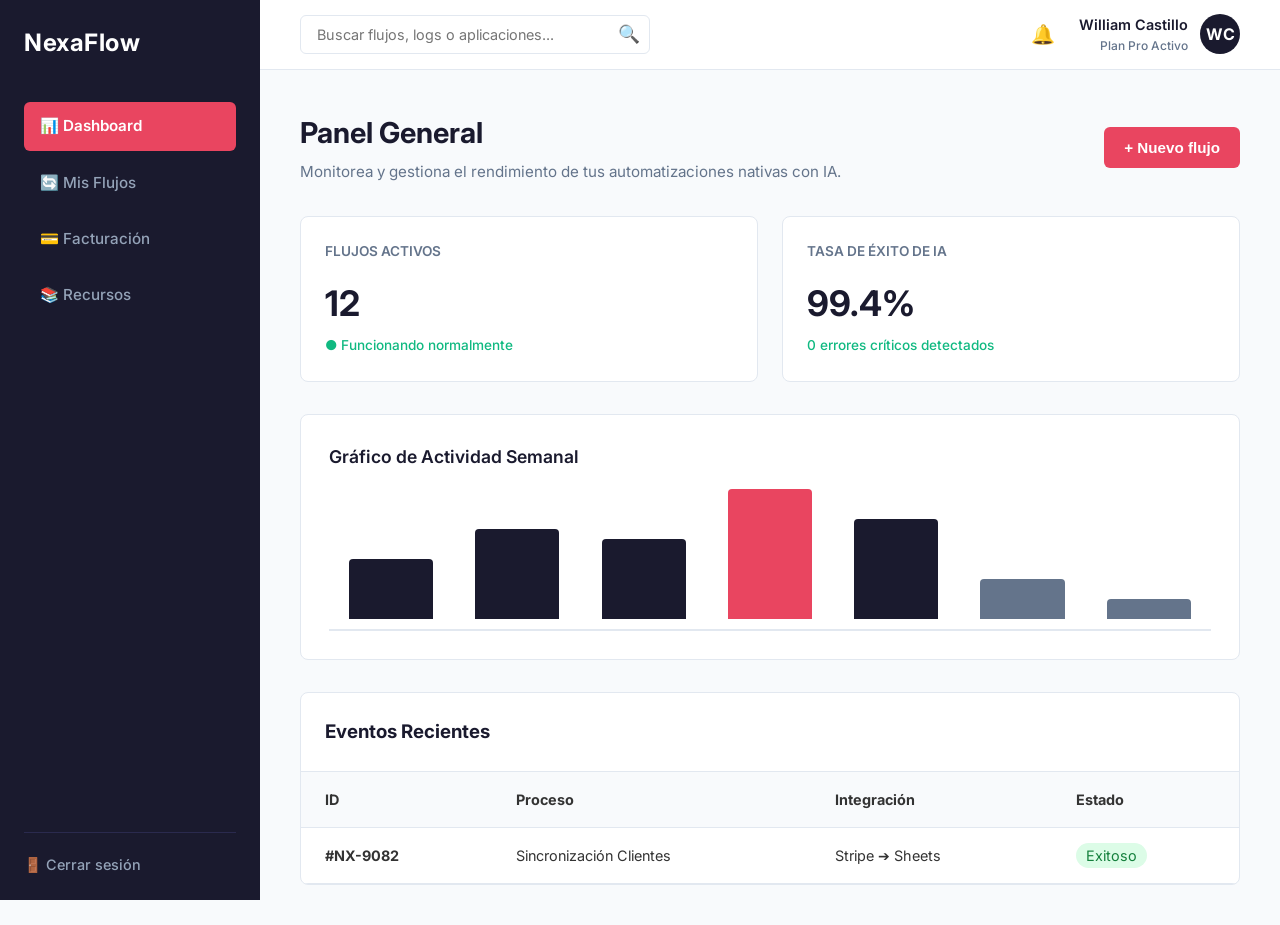
<file: dashboard.html>
<!DOCTYPE html>
<html lang="es">
<head>
    <meta charset="UTF-8">
    <meta name="viewport" content="width=device-width, initial-scale=1.0">
    <title>NexaFlow - Panel de Control</title>
    <link rel="stylesheet" href="css/style.css">
</head>
<body style="margin: 0; padding: 0; background-color: #F8FAFC; font-family: 'Inter', sans-serif; display: flex; min-height: 100vh;">

    <aside style="width: 260px; background-color: #1A1A2E; color: #FFFFFF; display: flex; flex-direction: column; position: fixed; top: 0; bottom: 0; left: 0; padding: 24px; box-sizing: border-box; z-index: 100;">
        <div style="font-size: 1.5rem; font-weight: 700; color: #FFFFFF; margin-bottom: 40px; letter-spacing: 0.5px;">NexaFlow</div>
        <nav style="display: flex; flex-direction: column; gap: 8px; flex: 1;">
            <a href="#" style="color: #FFFFFF; background-color: #E94560; padding: 12px 16px; border-radius: 6px; text-decoration: none; font-weight: 600; font-size: 0.95rem; display: block;">📊 Dashboard</a>
            <a href="producto.html" style="color: #94A3B8; padding: 12px 16px; border-radius: 6px; text-decoration: none; font-weight: 500; font-size: 0.95rem; display: block;">🔄 Mis Flujos</a>
            <a href="precios.html" style="color: #94A3B8; padding: 12px 16px; border-radius: 6px; text-decoration: none; font-weight: 500; font-size: 0.95rem; display: block;">💳 Facturación</a>
            <a href="blog.html" style="color: #94A3B8; padding: 12px 16px; border-radius: 6px; text-decoration: none; font-weight: 500; font-size: 0.95rem; display: block;">📚 Recursos</a>
        </nav>
        <div style="border-top: 1px solid #2A2A4E; padding-top: 20px;">
            <a href="index.html" style="color: #94A3B8; text-decoration: none; font-size: 0.9rem; font-weight: 500; display: block;">🚪 Cerrar sesión</a>
        </div>
    </aside>

    <div style="margin-left: 260px; flex: 1; display: flex; flex-direction: column; min-width: 0;">
        
        <header style="background-color: #FFFFFF; height: 70px; border-bottom: 1px solid #E2E8F0; display: flex; align-items: center; justify-content: space-between; padding: 0 40px; position: sticky; top: 0; z-index: 90;">
            <!-- MEJORA: Buscador con botón explícito de lupa -->
            <div style="position: relative; display: flex; align-items: center; width: 350px;">
                <input type="text" placeholder="Buscar flujos, logs o aplicaciones..." style="width: 100%; padding: 10px 40px 10px 16px; border: 1px solid #E2E8F0; border-radius: 6px; font-size: 0.9rem; font-family: inherit; box-sizing: border-box;">
                <button style="position: absolute; right: 10px; background: none; border: none; cursor: pointer; font-size: 1.1rem; color: #64748B;">🔍</button>
            </div>
            <div style="display: flex; align-items: center; gap: 24px;">
                <span style="font-size: 1.2rem; cursor: pointer; color: #64748B;">🔔</span>
                <div style="display: flex; align-items: center; gap: 12px;">
                    <div style="text-align: right;">
                        <div style="font-size: 0.9rem; font-weight: 600; color: #1A1A2E;">William Castillo</div>
                        <div style="font-size: 0.75rem; color: #64748B; font-weight: 500;">Plan Pro Activo</div>
                    </div>
                    <div style="width: 40px; height: 40px; background-color: #1A1A2E; color: white; border-radius: 50%; display: flex; align-items: center; justify-content: center; font-weight: 700;">WC</div>
                </div>
            </div>
        </header>

        <main style="padding: 40px; max-width: 1300px; width: 100%; box-sizing: border-box; margin: 0 auto;">
            
            <div style="display: flex; justify-content: space-between; align-items: center; margin-bottom: 32px;">
                <div>
                    <h1 style="margin: 0; color: #1A1A2E; font-size: 1.8rem; font-weight: 700;">Panel General</h1>
                    <p style="margin: 4px 0 0 0; color: #64748B; font-size: 0.95rem;">Monitorea y gestiona el rendimiento de tus automatizaciones nativas con IA.</p>
                </div>
                <button style="background-color: #E94560; color: white; border: none; padding: 12px 20px; border-radius: 6px; font-weight: 600; font-size: 0.95rem; cursor: pointer;">+ Nuevo flujo</button>
            </div>

            <section style="display: grid; grid-template-columns: repeat(auto-fit, minmax(240px, 1fr)); gap: 24px; margin-bottom: 32px;">
                <div style="background: white; padding: 24px; border-radius: 8px; border: 1px solid #E2E8F0;">
                    <div style="color: #64748B; font-size: 0.85rem; font-weight: 600; text-transform: uppercase;">Flujos Activos</div>
                    <div style="font-size: 2.2rem; font-weight: 700; color: #1A1A2E; margin: 12px 0 4px 0;">12</div>
                    <div style="color: #10B981; font-size: 0.85rem; font-weight: 500;">● Funcionando normalmente</div>
                </div>
                <div style="background: white; padding: 24px; border-radius: 8px; border: 1px solid #E2E8F0;">
                    <div style="color: #64748B; font-size: 0.85rem; font-weight: 600; text-transform: uppercase;">Tasa de Éxito de IA</div>
                    <div style="font-size: 2.2rem; font-weight: 700; color: #1A1A2E; margin: 12px 0 4px 0;">99.4%</div>
                    <div style="color: #10B981; font-size: 0.85rem; font-weight: 500;">0 errores críticos detectados</div>
                </div>
            </section>

            <!-- CORRECCIÓN BUG #NX-BUG-001: Flex-shrink y Width 100% aplicados al contenedor -->
            <section style="background: white; padding: 28px; border-radius: 8px; border: 1px solid #E2E8F0; margin-bottom: 32px; width: 100%; overflow: hidden; box-sizing: border-box;">
                <h3 style="margin: 0 0 20px 0; color: #1A1A2E; font-size: 1.1rem; font-weight: 600;">Gráfico de Actividad Semanal</h3>
                <div style="display: flex; justify-content: space-between; align-items: flex-end; height: 140px; padding: 10px 20px; border-bottom: 2px solid #E2E8F0; width: 100%; box-sizing: border-box;">
                    <div style="background-color: #1A1A2E; width: 10%; height: 60px; border-radius: 4px 4px 0 0;"></div>
                    <div style="background-color: #1A1A2E; width: 10%; height: 90px; border-radius: 4px 4px 0 0;"></div>
                    <div style="background-color: #1A1A2E; width: 10%; height: 80px; border-radius: 4px 4px 0 0;"></div>
                    <div style="background-color: #E94560; width: 10%; height: 130px; border-radius: 4px 4px 0 0;"></div>
                    <div style="background-color: #1A1A2E; width: 10%; height: 100px; border-radius: 4px 4px 0 0;"></div>
                    <div style="background-color: #64748B; width: 10%; height: 40px; border-radius: 4px 4px 0 0;"></div>
                    <div style="background-color: #64748B; width: 10%; height: 20px; border-radius: 4px 4px 0 0;"></div>
                </div>
            </section>

            <section style="background: white; border-radius: 8px; border: 1px solid #E2E8F0; overflow: hidden; width: 100%; overflow-x: auto;">
                <div style="padding: 24px; border-bottom: 1px solid #E2E8F0;"><h3 style="margin: 0; color: #1A1A2E;">Eventos Recientes</h3></div>
                <table style="width: 100%; border-collapse: collapse; text-align: left; font-size: 0.9rem;">
                    <thead>
                        <tr style="background-color: #F8FAFC; border-bottom: 1px solid #E2E8F0;">
                            <th style="padding: 16px 24px;">ID</th>
                            <th style="padding: 16px 24px;">Proceso</th>
                            <th style="padding: 16px 24px;">Integración</th>
                            <th style="padding: 16px 24px;">Estado</th>
                        </tr>
                    </thead>
                    <tbody>
                        <tr style="border-bottom: 1px solid #E2E8F0;">
                            <td style="padding: 16px 24px; font-weight: bold;">#NX-9082</td>
                            <td style="padding: 16px 24px;">Sincronización Clientes</td>
                            <td style="padding: 16px 24px;">Stripe ➔ Sheets</td>
                            <td style="padding: 16px 24px;"><span style="background: #DCFCE7; color: #15803D; padding: 4px 10px; border-radius: 20px;">Exitoso</span></td>
                        </tr>
                    </tbody>
                </table>
            </section>
        </main>
    </div>
</body>
</html>
</file>
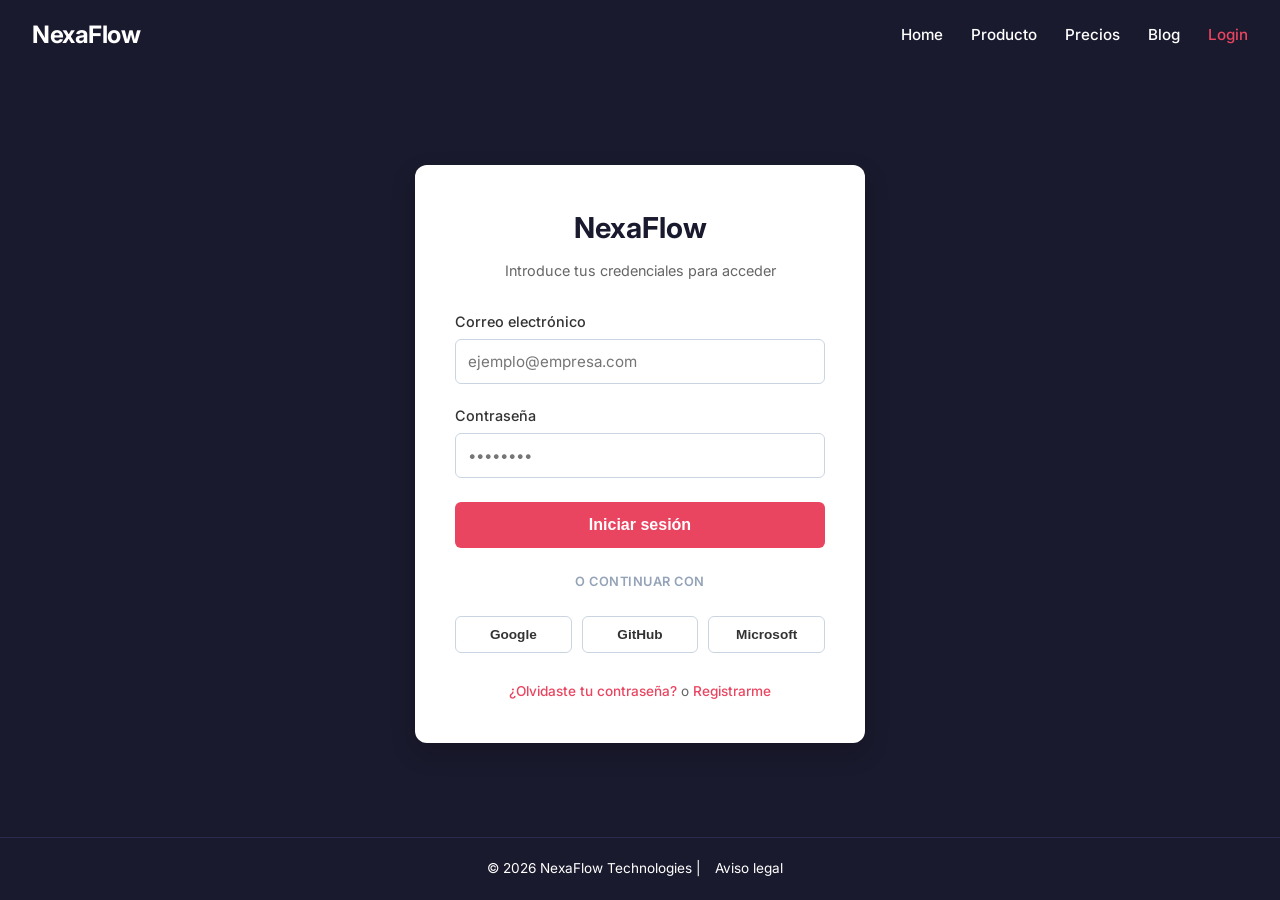
<file: login.html>
<!DOCTYPE html>
<html lang="es">
<head>
    <meta charset="UTF-8">
    <meta name="viewport" content="width=device-width, initial-scale=1.0">
    <title>NexaFlow - Iniciar Sesión</title>
    <link rel="stylesheet" href="css/style.css">
</head>
<body style="background-color: #1A1A2E; min-height: 100vh; display: flex; flex-direction: column; margin: 0; font-family: 'Inter', sans-serif;">

    <nav class="navbar" style="background-color: #1A1A2E;">
        <div class="logo"><a href="index.html" style="color: white; text-decoration: none; font-weight: 700;">NexaFlow</a></div>
        <div class="menu">
            <a href="index.html">Home</a>
            <a href="producto.html">Producto</a>
            <a href="precios.html">Precios</a>
            <a href="blog.html">Blog</a>
            <a href="login.html" class="active">Login</a>
        </div>
    </nav>
    
    <div class="login-page" style="flex: 1; display: flex; align-items: center; justify-content: center; padding: 20px;">
        <div class="login-card" style="background: #FFFFFF; padding: 40px; border-radius: 12px; width: 100%; max-width: 450px; box-shadow: 0 10px 25px rgba(0,0,0,0.2);">
            <h2 style="text-align: center; margin-bottom: 8px; color: #1A1A2E; font-size: 1.8rem; font-weight: 700;">NexaFlow</h2>
            <p style="text-align: center; color: #666666; font-size: 0.9rem; margin-bottom: 28px;">Introduce tus credenciales para acceder</p>
            
            <!-- CORRECCIÓN BUG #NX-BUG-002: Lógica delegada al form nativo -->
            <form action="dashboard.html" method="GET">
                <div class="form-group" style="margin-bottom: 20px;">
                    <label style="display: block; margin-bottom: 6px; font-weight: 500; color: #333333; font-size: 0.9rem;">Correo electrónico</label>
                    <input type="email" class="form-control" placeholder="ejemplo@empresa.com" required style="width: 100%; padding: 12px; border: 1px solid #CBD5E1; border-radius: 6px; font-family: inherit; font-size: 0.95rem; box-sizing: border-box;">
                </div>
                <div class="form-group" style="margin-bottom: 24px;">
                    <label style="display: block; margin-bottom: 6px; font-weight: 500; color: #333333; font-size: 0.9rem;">Contraseña</label>
                    <input type="password" class="form-control" placeholder="••••••••" required style="width: 100%; padding: 12px; border: 1px solid #CBD5E1; border-radius: 6px; font-family: inherit; font-size: 0.95rem; box-sizing: border-box;">
                </div>

                <!-- Botón cambiado a type="submit" para forzar validación -->
                <button type="submit" style="width: 100%; background-color: #E94560; color: #FFFFFF; padding: 14px; border: none; border-radius: 6px; font-weight: 600; font-size: 1rem; cursor: pointer; display: block; text-align: center; box-sizing: border-box; transition: background 0.2s;">
                    Iniciar sesión
                </button>
            </form>

            <div style="text-align: center; margin: 24px 0; color: #94A3B8; font-size: 0.8rem; font-weight: 600; letter-spacing: 0.5px;">O CONTINUAR CON</div>

            <!-- MEJORA: Añadido botón de Microsoft -->
            <div style="display: grid; grid-template-columns: repeat(3, 1fr); gap: 10px;">
                <button type="button" onclick="window.location.href='dashboard.html';" style="color: #333333; border: 1px solid #CBD5E1; text-align: center; font-size: 0.85rem; padding: 10px; border-radius: 6px; cursor: pointer; font-weight: 600; background: #FFFFFF;">Google</button>
                <button type="button" onclick="window.location.href='dashboard.html';" style="color: #333333; border: 1px solid #CBD5E1; text-align: center; font-size: 0.85rem; padding: 10px; border-radius: 6px; cursor: pointer; font-weight: 600; background: #FFFFFF;">GitHub</button>
                <button type="button" onclick="window.location.href='dashboard.html';" style="color: #333333; border: 1px solid #CBD5E1; text-align: center; font-size: 0.85rem; padding: 10px; border-radius: 6px; cursor: pointer; font-weight: 600; background: #FFFFFF;">Microsoft</button>
            </div>

            <p style="text-align: center; font-size: 0.85rem; margin-top: 28px; color: #666666;">
                <a href="#" style="color: #E94560; text-decoration: none; font-weight: 500;">¿Olvidaste tu contraseña?</a> o <a href="#" style="color: #E94560; text-decoration: none; font-weight: 500;">Registrarme</a>
            </p>
        </div>
    </div>

    <footer class="footer" style="margin-top: auto; background-color: #1A1A2E; padding: 20px; text-align: center; font-size: 0.85rem; border-top: 1px solid #2A2A4E;">
        <p style="color: white; margin: 0;">&copy; 2026 NexaFlow Technologies | <a href="#" style="color: white; text-decoration: none; margin: 0 10px;">Aviso legal</a></p>
    </footer>

</body>
</html>
</file>
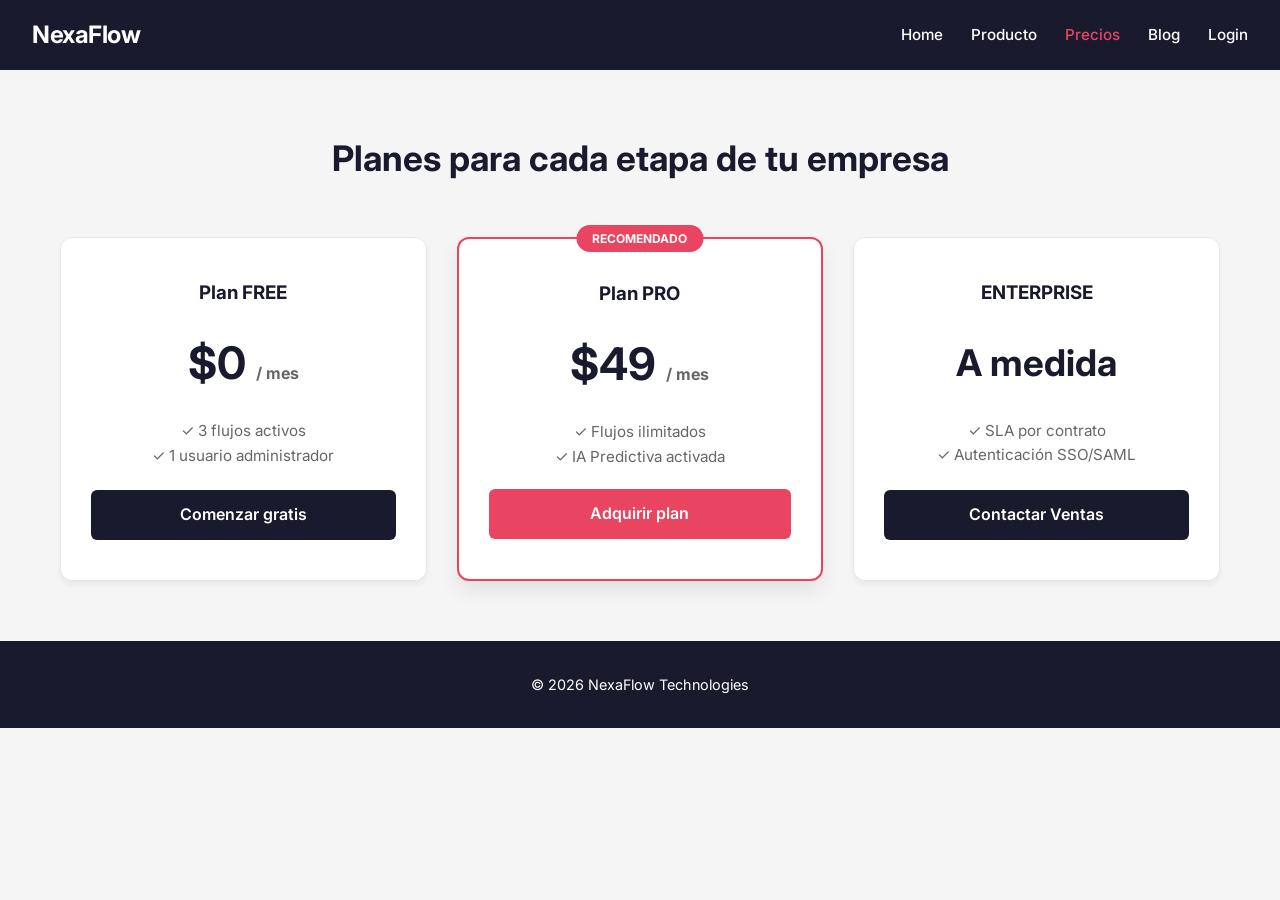
<file: precios.html>
<!DOCTYPE html>
<html lang="es">
<head>
    <meta charset="UTF-8">
    <meta name="viewport" content="width=device-width, initial-scale=1.0">
    <title>NexaFlow - Planes y Precios</title>
    <link rel="stylesheet" href="css/style.css">
</head>
<body>
    <nav class="navbar">
        <div class="logo">NexaFlow</div>
        <div class="menu">
            <a href="index.html">Home</a>
            <a href="producto.html">Producto</a>
            <a href="precios.html" class="active">Precios</a>
            <a href="blog.html">Blog</a>
            <a href="login.html">Login</a>
        </div>
    </nav>

    <main class="container" style="max-width: 1200px; margin: 0 auto; padding: 60px 20px;">
        <div style="text-align: center; margin-bottom: 50px;">
            <h2 style="color: #1A1A2E; font-size: 2.2rem; font-weight: 700;">Planes para cada etapa de tu empresa</h2>
        </div>

        <section style="display: grid; grid-template-columns: repeat(auto-fit, minmax(300px, 1fr)); gap: 30px;">
            
            <div style="background: white; padding: 40px 30px; border-radius: 12px; box-shadow: 0 4px 6px rgba(0,0,0,0.05); text-align: center; display: flex; flex-direction: column; justify-content: space-between; border: 1px solid #E2E8F0;">
                <div>
                    <h3 style="color: #1A1A2E; margin: 0;">Plan FREE</h3>
                    <h2 style="font-size: 2.8rem; margin: 20px 0; color: #1A1A2E;">$0 <span style="font-size:1rem; color:#666;">/ mes</span></h2>
                    <p style="color:#666; font-size:0.95rem;">✓ 3 flujos activos<br>✓ 1 usuario administrador</p>
                </div>
                <a href="login.html" style="background-color: #1A1A2E; color: white; padding: 12px; text-decoration: none; border-radius: 6px; font-weight: 600; display: block; margin-top: 20px;">Comenzar gratis</a>
            </div>

            <div style="background: white; padding: 40px 30px; border-radius: 12px; box-shadow: 0 10px 20px rgba(0,0,0,0.08); text-align: center; display: flex; flex-direction: column; justify-content: space-between; border: 2px solid #E94560; position: relative;">
                <div style="position: absolute; top: -14px; left: 50%; transform: translateX(-50%); background: #E94560; color: white; padding: 4px 16px; font-size: 0.75rem; border-radius: 20px; font-weight: 700;">RECOMENDADO</div>
                <div>
                    <h3 style="color: #1A1A2E; margin: 0;">Plan PRO</h3>
                    <h2 style="font-size: 2.8rem; margin: 20px 0; color: #1A1A2E;">$49 <span style="font-size:1rem; color:#666;">/ mes</span></h2>
                    <p style="color:#666; font-size:0.95rem;">✓ Flujos ilimitados<br>✓ IA Predictiva activada</p>
                </div>
                <a href="login.html" style="background-color: #E94560; color: white; padding: 12px; text-decoration: none; border-radius: 6px; font-weight: 600; display: block; margin-top: 20px;">Adquirir plan</a>
            </div>

            <div style="background: white; padding: 40px 30px; border-radius: 12px; box-shadow: 0 4px 6px rgba(0,0,0,0.05); text-align: center; display: flex; flex-direction: column; justify-content: space-between; border: 1px solid #E2E8F0;">
                <div>
                    <h3 style="color: #1A1A2E; margin: 0;">ENTERPRISE</h3>
                    <h2 style="font-size: 2.3rem; margin: 26px 0; color: #1A1A2E;">A medida</h2>
                    <p style="color:#666; font-size:0.95rem;">✓ SLA por contrato<br>✓ Autenticación SSO/SAML</p>
                </div>
                <a href="#" style="background-color: #1A1A2E; color: white; padding: 12px; text-decoration: none; border-radius: 6px; font-weight: 600; display: block; margin-top: 20px;">Contactar Ventas</a>
            </div>
        </section>
    </main>

    <footer class="footer"><p>&copy; 2026 NexaFlow Technologies</p></footer>
</body>
</html>
</file>
<file: css/style.css>
/* ==========================================================================
   CONFIGURACIÓN GENERAL & VARIABLES (Decisiones de Diseño de NexaFlow)
   ========================================================================== */
@import url('https://fonts.googleapis.com/css2?family=Inter:wght@300;400;500;600;700&display=swap');

:root {
    --primary-navy: #1A1A2E;
    --accent-pink: #E94560;
    --bg-light: #F5F5F5;
    --text-dark: #333333;
    --text-muted: #666666;
    --white: #FFFFFF;
    --grid-base: 8px;
}

* {
    box-sizing: border-box;
    margin: 0;
    padding: 0;
}

body {
    font-family: 'Inter', sans-serif; /* Tipografía oficial */
    background-color: var(--bg-light); /* Fondo oficial */
    color: var(--text-dark);
    line-height: 1.6;
}

/* ==========================================================================
   COMPONENTES REUTILIZABLES (Navbar, Footer, Botones)
   ========================================================================== */
.navbar {
    background-color: var(--primary-navy); /* Color Navy de marca */
    color: var(--white);
    padding: calc(var(--grid-base) * 2) calc(var(--grid-base) * 4);
    display: flex;
    justify-content: space-between;
    align-items: center;
    position: sticky;
    top: 0;
    z-index: 1000;
}

.navbar .logo {
    font-size: 1.5rem;
    font-weight: 700;
    letter-spacing: -0.5px;
}

.navbar .menu a {
    color: var(--white);
    text-decoration: none;
    margin-left: calc(var(--grid-base) * 3);
    font-size: 0.95rem;
    font-weight: 500;
    transition: color 0.2s ease;
}

.navbar .menu a:hover, .navbar .menu a.active {
    color: var(--accent-pink); /* Resaltado interactivo */
}

.btn-primary {
    background-color: var(--accent-pink); /* Color Accent de marca */
    color: var(--white);
    padding: 12px 28px;
    border: none;
    border-radius: 6px;
    font-weight: 600;
    font-size: 1rem;
    cursor: pointer;
    text-decoration: none;
    display: inline-block;
    transition: transform 0.2s ease, opacity 0.2s ease;
}

.btn-primary:hover {
    opacity: 0.9;
    transform: translateY(-1px);
}

.btn-secondary {
    background-color: transparent;
    color: var(--white);
    border: 2px solid var(--white);
    padding: 10px 24px;
    border-radius: 6px;
    font-weight: 600;
    cursor: pointer;
    text-decoration: none;
    display: inline-block;
    transition: background 0.2s ease;
}

.btn-secondary:hover {
    background: var(--white);
    color: var(--primary-navy);
}

.footer {
    background-color: var(--primary-navy);
    color: var(--white);
    text-align: center;
    padding: calc(var(--grid-base) * 4);
    font-size: 0.9rem;
}

.footer a {
    color: var(--white);
    text-decoration: none;
    margin: 0 10px;
}

/* ==========================================================================
   ESTILOS DE LAS PANTALLAS (Layouts de los Wireframes)
   ========================================================================== */
.container {
    max-width: 1200px;
    margin: 0 auto;
    padding: calc(var(--grid-base) * 6) calc(var(--grid-base) * 2);
}

/* Pantalla 1: Hero Section (70% viewport inicial) */
.hero {
    height: 70vh; /* Requisito del wireframe */
    background-color: var(--primary-navy);
    color: var(--white);
    display: flex;
    flex-direction: column;
    justify-content: center;
    align-items: center;
    text-align: center;
    padding: 20px;
}

.hero h1 {
    font-size: 2.8rem;
    font-weight: 700;
    margin-bottom: 16px;
    max-width: 800px;
}

.hero p {
    font-size: 1.2rem;
    margin-bottom: 32px;
    opacity: 0.9;
}

.features-grid {
    display: grid;
    grid-template-columns: repeat(auto-fit, minmax(280px, 1fr));
    gap: 24px;
    margin-top: -40px; /* Eleva las tarjetas sobre el hero */
    padding-bottom: 40px;
}

.card {
    background: var(--white);
    padding: 32px;
    border-radius: 8px;
    box-shadow: 0 4px 12px rgba(0,0,0,0.05);
    text-align: center;
}

.card h3 { margin-bottom: 12px; color: var(--primary-navy); }

/* Pantalla 2: Z-Pattern Layout */
.z-pattern {
    display: flex;
    align-items: center;
    gap: 48px;
    margin-bottom: 60px;
}

.z-split { flex: 1; }

.demo-box {
    background: #DFE3E8;
    height: 300px;
    border-radius: 8px;
    display: flex;
    align-items: center;
    justify-content: center;
    color: var(--text-muted);
    font-weight: 600;
}

/* Pantalla 3: Tabla de Precios */
.pricing-grid {
    display: grid;
    grid-template-columns: repeat(auto-fit, minmax(300px, 1fr));
    gap: 24px;
    margin-top: 32px;
}

.price-card.featured {
    border: 2px solid var(--accent-pink); /* Destacar plan PRO */
    position: relative;
}

.badge {
    position: absolute;
    top: -12px;
    right: 20px;
    background: var(--accent-pink);
    color: white;
    padding: 2px 12px;
    font-size: 0.75rem;
    border-radius: 12px;
    font-weight: 700;
}

/* Pantalla 4: Blog Grid (60% / 40%) */
.blog-layout {
    display: grid;
    grid-template-columns: 1.6fr 1fr;
    gap: 32px;
}

.featured-article { background: var(--white); padding: 24px; border-radius: 8px; }

/* Pantalla 5: Login Card Centrada */
.login-page {
    min-height: 80vh;
    display: flex;
    align-items: center;
    justify-content: center;
}

.login-card {
    background: var(--white);
    padding: 40px;
    border-radius: 12px;
    width: 100%;
    max-width: 450px;
    box-shadow: 0 10px 25px rgba(0,0,0,0.05);
}

.form-group {
    margin-bottom: 20px;
}

.form-group label {
    display: block;
    margin-bottom: 6px;
    font-weight: 500;
}

.form-control {
    width: 100%;
    padding: 12px;
    border: 1px solid #DDDDDD;
    border-radius: 6px;
    font-family: inherit;
}

/* Pantalla 6: Dashboard con Sidebar */
.dashboard-wrapper {
    display: flex;
    min-height: 90vh;
}

.sidebar {
    width: 260px;
    background-color: var(--primary-navy);
    color: var(--white);
    padding: 24px;
}

.sidebar a {
    display: block;
    color: #A0AEC0;
    text-decoration: none;
    padding: 12px;
    border-radius: 6px;
    margin-bottom: 8px;
}

.sidebar a:hover, .sidebar a.active {
    background: rgba(255,255,255,0.05);
    color: var(--white);
}

.dashboard-content {
    flex: 1;
    padding: 32px;
    background-color: #F7FAFC;
}

.widgets-kpi {
    display: grid;
    grid-template-columns: repeat(auto-fit, minmax(220px, 1fr));
    gap: 20px;
    margin-bottom: 32px;
}

.widget {
    background: var(--white);
    padding: 24px;
    border-radius: 8px;
    border-left: 4px solid var(--accent-pink);
    box-shadow: 0 2px 4px rgba(0,0,0,0.02);
}
</file>
